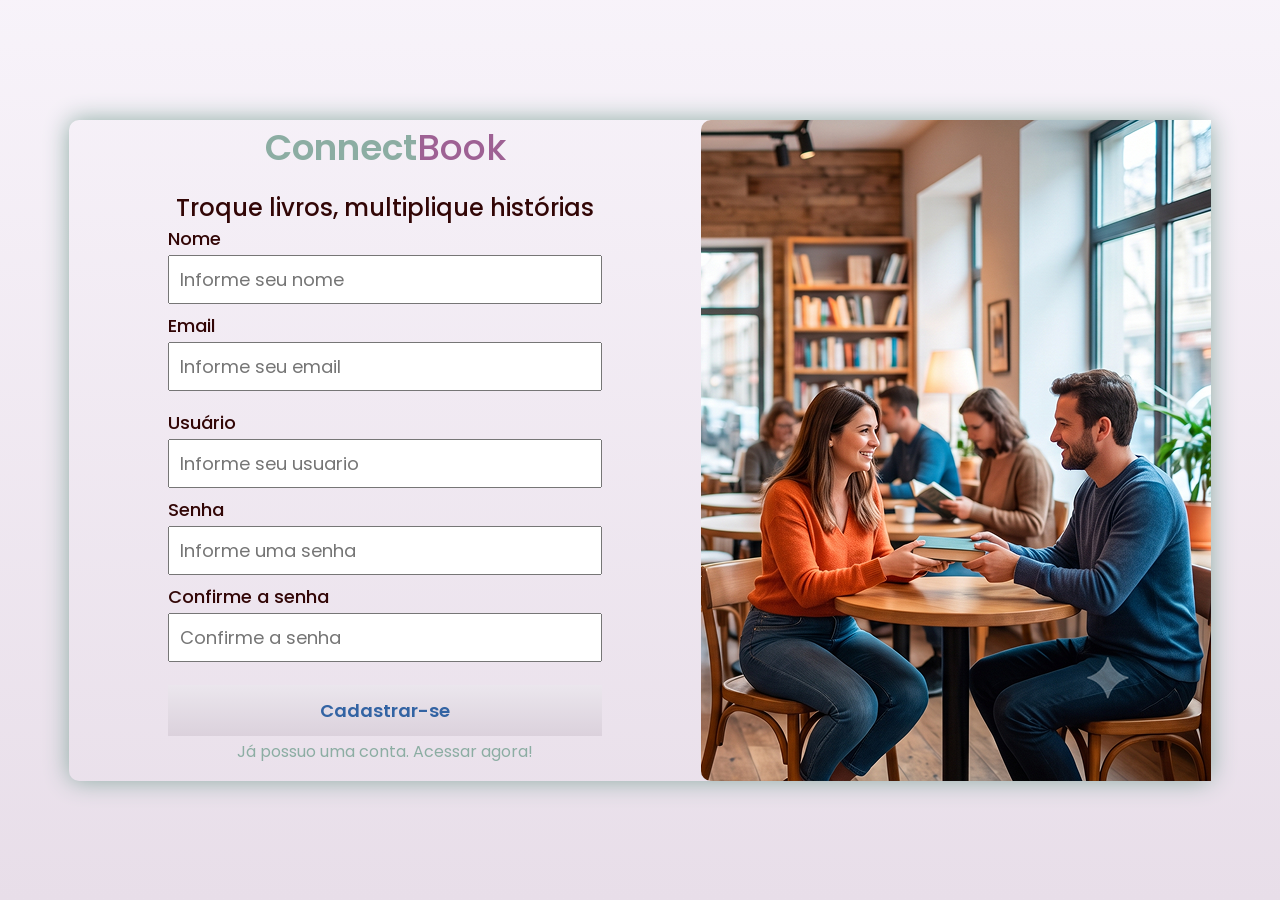
<file: cadastro.html>
<!DOCTYPE html>
<html lang="en">
<head>
    <meta charset="UTF-8">
    <meta name="viewport" content="width=device-width, initial-scale=1.0">
    <link rel="stylesheet" href="cadastro.css">
    <title>Área de Login</title>
</head>
<body>
    
</body>
</html>

    <main> 
        
        <section class="sessao-login">
            <div class="area-titulo">
                <h1>Connect<span>Book</span></h1>
                <h2>Troque livros, multiplique histórias</h2>
            </div>

            <form action="#" method="post" id="form-login">

                <label for="nome">Nome</label>
                <input type="text" id="nome" placeholder="Informe seu nome">

                <label for="email">Email</label>
                <input type="text" id="email" placeholder="Informe seu email">

                <label for="usuario">Usuário</label>
                <input type="text" id="usuario" placeholder="Informe seu usuario">

                <label for="senha">Senha</label>
                <input type="text" id="senha" placeholder="Informe uma senha">

                <label for="confirme-senha">Confirme a senha</label>
                <input type="text" id="confirme-senha" placeholder="Confirme a senha">

                <button id="btn-acessar"> Cadastrar-se </button>
                <a href="login.html" id="possui-conta"> Já possuo uma conta. Acessar agora!</a>
            </form>
            </section>

            <section class="sessao-imagem">
                <img src="img/tela-login (1).png" alt="Casal numa Livraria">
            </section>
    </main>
    
</body>
</html>
</file>
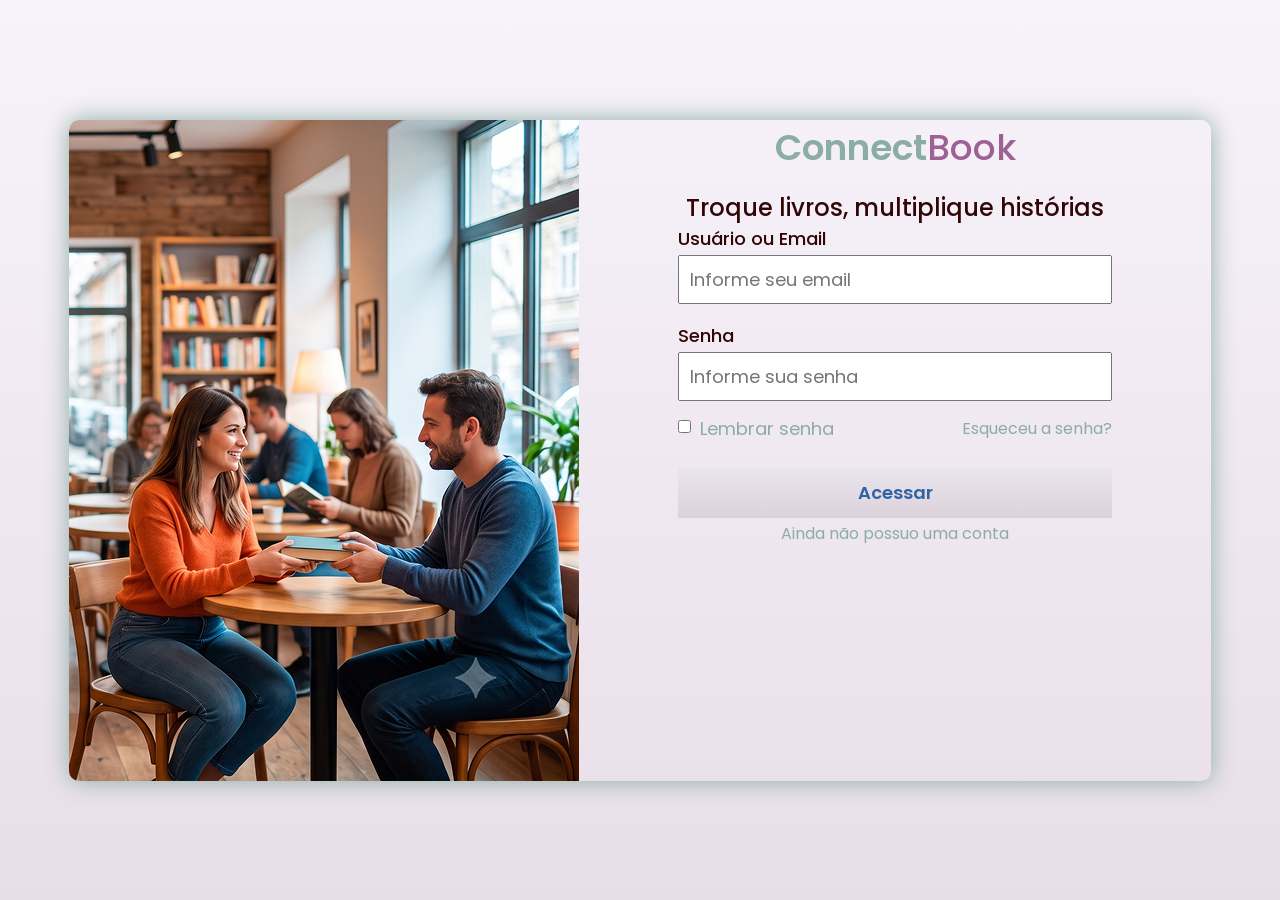
<file: login.html>
<!DOCTYPE html>
<html lang="pt-br">
<head>
    <meta charset="UTF-8">
    <meta name="viewport" content="width=device-width, initial-scale=1.0">
    <link rel="stylesheet" href="login.css">
    <title>Área de Login</title>
</head>
<body>

    <main>

         <section class="sessao-imagem">
            <img src="img/tela-login (1).png" alt="Casal Numa Livraria">
         </section>

         <section class="sessao-login">
            <div class="area-titulo">
                <h1>Connect<span>Book</span></h1>
                <h2>Troque livros, multiplique histórias</h2>
            </div>

            <form action="#" method="post" id="form-login">

                <label for="email">Usuário ou Email</label>
                <input type="text" id="email" placeholder="Informe seu email">

                <label for="senha"> Senha </label>
                <input type="password" id="senha" placeholder="Informe sua senha">

                <div class="links-senha"> 
                    <input type="checkbox" id="Lembrar-senha">
                    <label for="lembrar-senha"> Lembrar senha</label>

                    <a href="#" id="link-esqueceu-senha">Esqueceu a senha?</a>
                </div>

                <button id="btn-acessar"> Acessar </button>
                <a href="cadastro.html" id="link-nao-conta"> Ainda não possuo uma conta</a>

            </form>

         </section>
    </main>
    
</body>
</html>
</file>
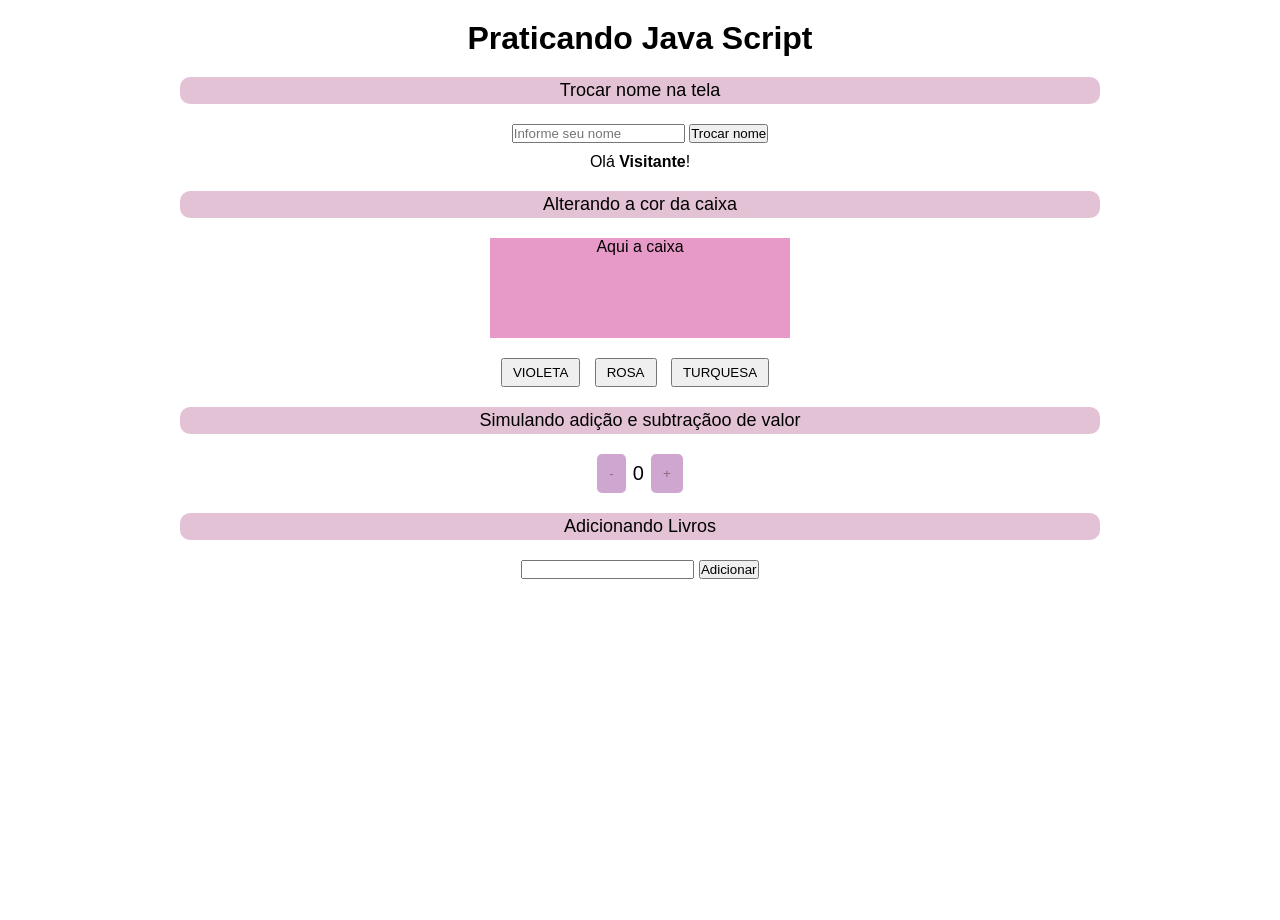
<file: praticando.js/home.html>
<!DOCTYPE html>
<html lang="pt-br">
<head>
    <meta charset="UTF-8">
    <meta name="viewport" content="width=device-width, initial-scale=1.0">
    <link rel="stylesheet" href="home.css">
    <title>HOME</title>
</head>
<body>

    <main>
        <h1> Praticando Java Script</h1>

    <section>
        <h2> Trocar nome na tela</h2>
        <input type="text" id="nome-entrada" placeholder="Informe seu nome">
        <button id="btn-troca">Trocar nome</button>
        <p> Olá <b id="nome-saida">Visitante</b>!</p>
    </section>
    <section>
        <h2>Alterando a cor da caixa</h2>
        <div id="caixa"> Aqui a caixa</div>
        <button id="btn_Violeta" class="btn">VIOLETA</button>
        <button id="btn_rosa" class="btn">ROSA</button>
        <button id="btn_turquesa" class="btn">TURQUESA</button>
    </section>

    <h2> Simulando adição e subtraçãoo de valor</h2>
    <section class="area_add_sub">
        <button id="btn_menos"> - </button>
        <p id="valor_real"> 0 </p>
        <button id="btn_mais"> + </button>
    </section>

    <h2> Adicionando Livros</h2>
    <section class="area-livros">

        <input type="text" id="nome_livro">
        <button id="adiciona_livro"> Adicionar</button>

        <ul id="lista_livros">
            
        </ul>
    </section>


    </main>

    <script src="home.js"></script>
</body>
</html>
</file>
<file: cadastro.css>
@import url(login.css);

#possui-conta{
    text-align: center;
}
</file>
<file: login.css>
@import url(style.css);

body{
    background-image: linear-gradient(rgb(218, 195, 229, 20%), rgb(140, 90, 145, 20%) );
    width: 100vw;
    height: 100vh;
    margin: 0;
    padding: 0;
    margin-top: 0;
    display: flex;
    justify-content: center;
    align-items: center;
}

main{
    width: 1142px;
    height: 661px;
    display: flex;
    box-shadow: 0 0 25px #8cada3;
    border-radius: 10px;
}

.sessao-imagem{
    width: 510px;
    height: 661px;
    display: flex;
    justify-content: center;
    align-items: center;
}

.sessao-imagem img{
    border-radius: 10px 0 0 10px;
}

.sessao-login{
    height: 661px;
    width: 632px;
    display: flex;
    flex-direction: column;
    align-items: center;
}

.area-titulo{
    text-align: center;
}

.area-titulo h1, span{
    font-size: 36px;
    padding-bottom: 5px;
}

.area-titulo h1{
    color: #8cada3;
    font-weight: 600;
}

.area-titulo h2{
    font-size: 24px;
    color: #320606;
    font-weight: 500
}

form{
    display: flex;
    flex-direction: column;
    width: 434px;
    gap: 3px;
}

form input{
    height: 35px;
    padding: 5px 10px;
    font-size: 18px;
    margin-bottom: 5px;
}

#email{
    margin-bottom: 15px;
}

button{
    margin-top: 15px;
    padding: 12px;
    font-size: 18px;
    background-image: linear-gradient(rgb(218, 195, 229, 20%), rgb(140, 90, 145, 20%) );
    border: none;
    color: rgb(50, 99, 163);
    font-size: 18px;
}
form label{
    color: #320606;
    font-size: 18px;
    font-weight: 500;
}

.links-senha{
    display: flex;
    align-items: center;
    justify-content: space-between;
    color: #a2c7bb;
}

.links-senha label{
    position: relative;
    right: 60px;
    color: rgb(102, 48, 48);
}

.links-senha label, input, a{
    color: #8cada3;
    font-weight: 400;
}

section a:hover{
    color: #500505;
    font-weight: 500;
}

#link-nao-conta{
    text-align: center;
}
</file>
<file: praticando.js/home.css>
*{
    margin: 0;
    padding: 0;
    font-family: sans-serif;
}

body{
    width: 100vw;
    height: 100vh;
}

main{
    margin: 20px auto;
    width: 75vw;
    text-align: center;
}

h2{
    background-color: rgb(228, 194, 214);
    border-radius: 10px;
    font-size: 18px;
    font-weight: 400;
    margin: 20px;
    padding: 3px;
}

input{
    margin-bottom: 10px;
}

#caixa{
    width: 300px;
    height: 100px;
    background-color: rgb(231, 154, 199);
    margin: 20px auto;
}

.btn{
    padding: 5px 10px;
    margin-right: 10px;
}

.area_add_sub{
    display: flex;
    justify-content: center;
    align-items: center;
    gap: 7px;
    font-size: 20px;
}

.area_add_sub button{
    padding: 5px;
    background-color: rgb(207, 166, 207);
    border: 7px solid rgb(207, 166, 207);
    color: rgb(133, 110, 124);
    border-radius: 5px;
}

.area_add_sub button:hover{
    background-color: rgb(204, 125, 145);
}
</file>
